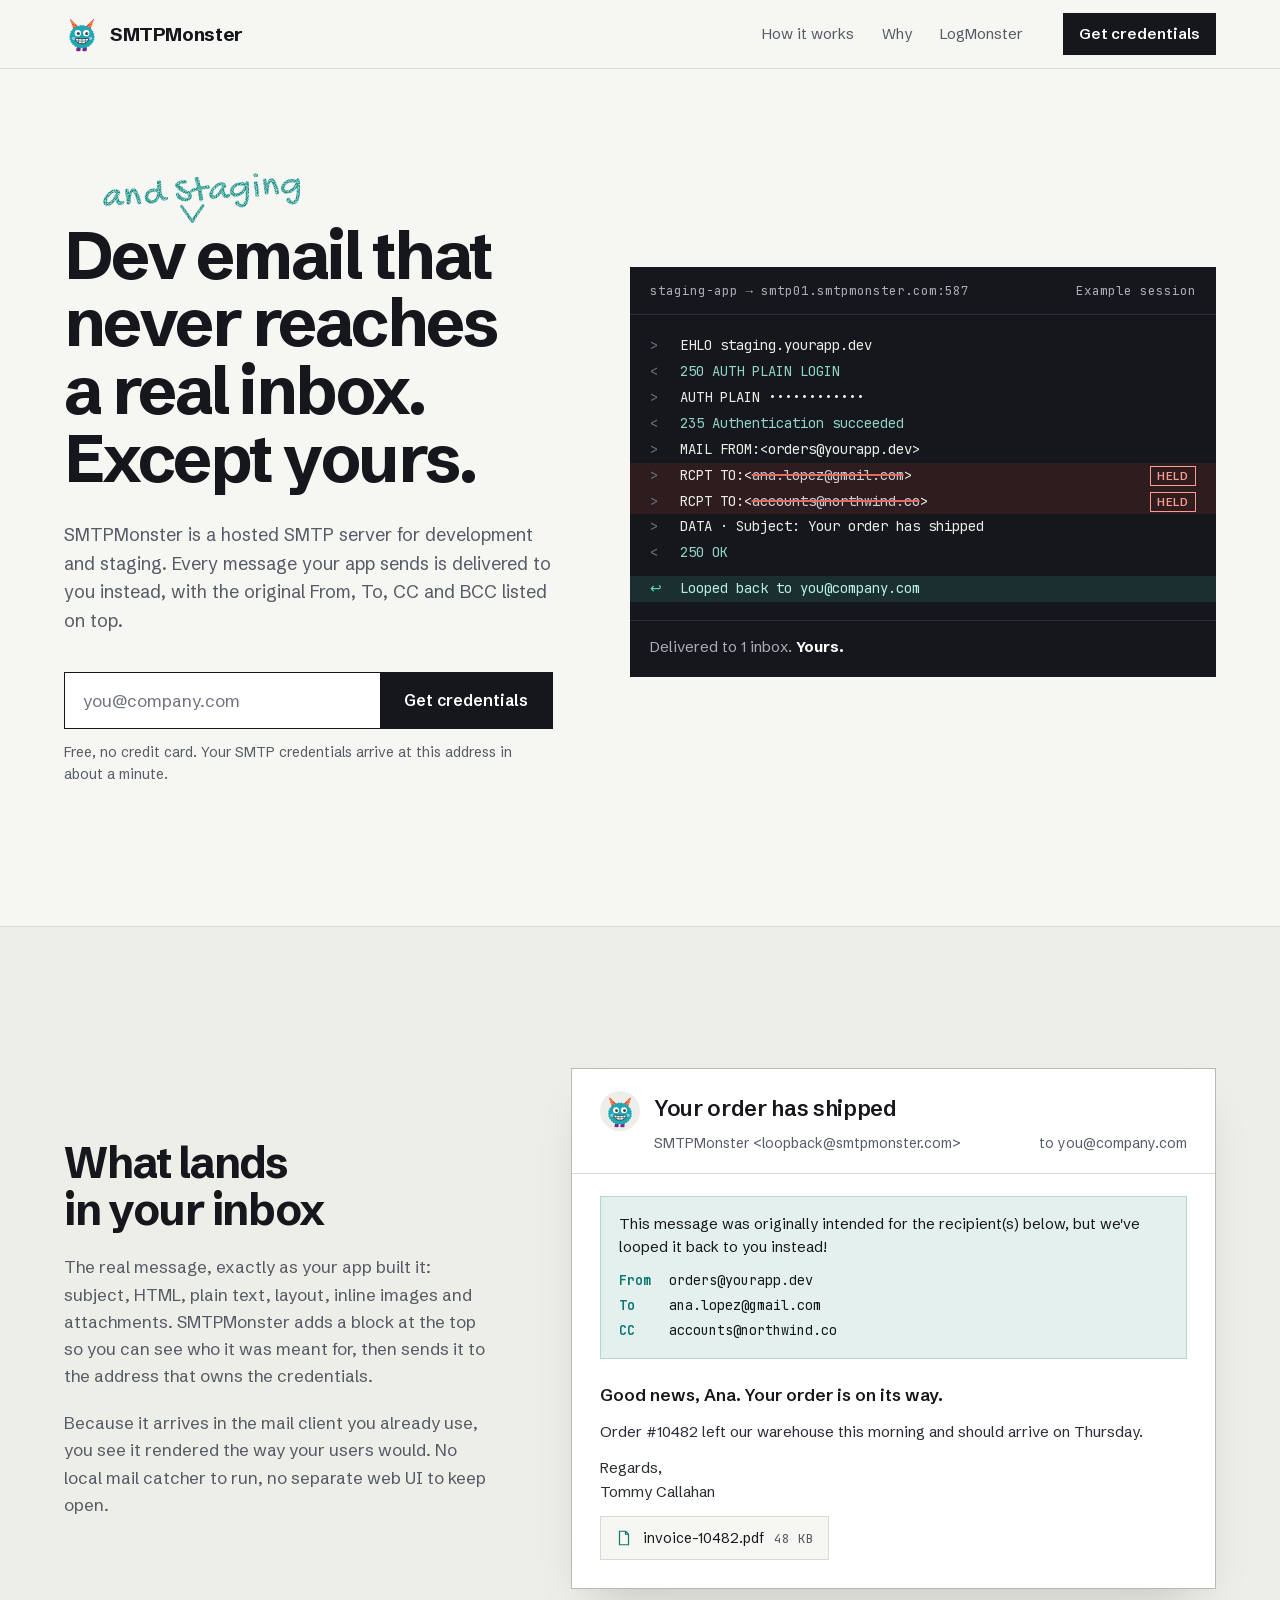
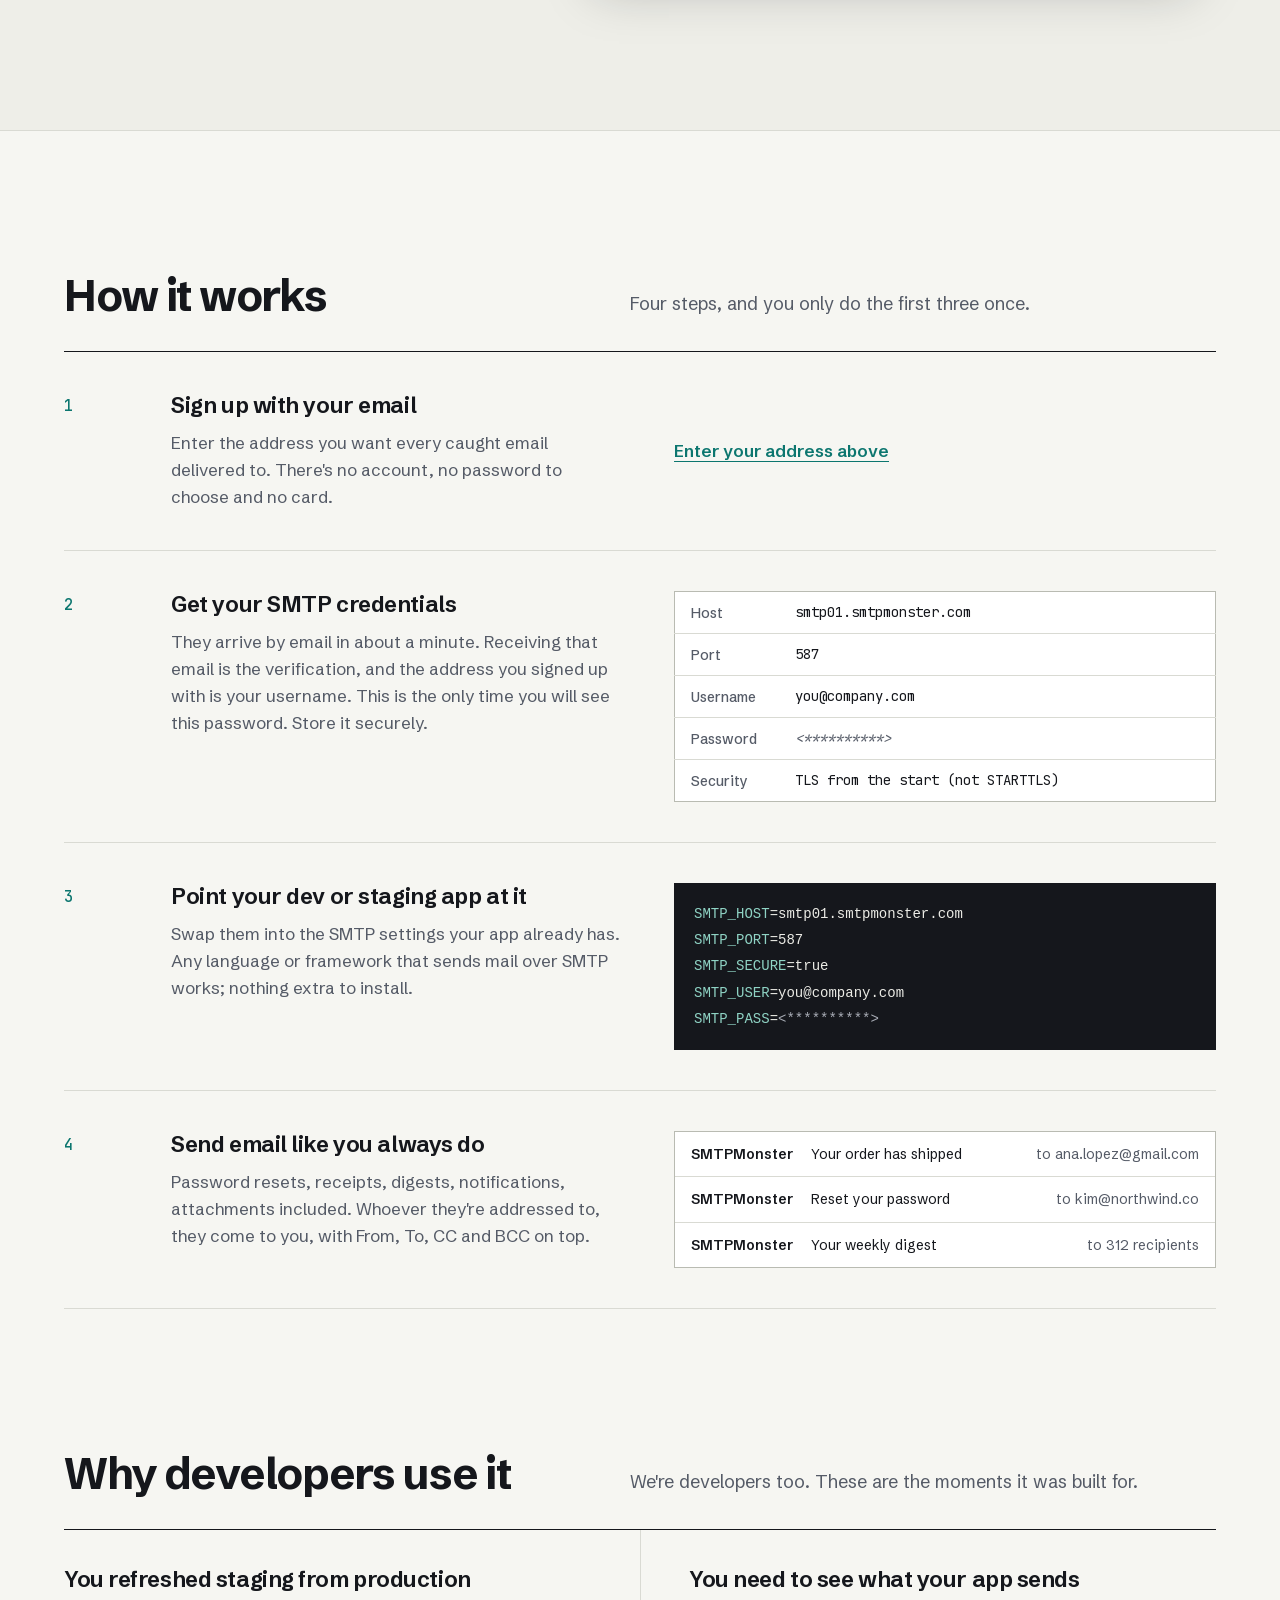
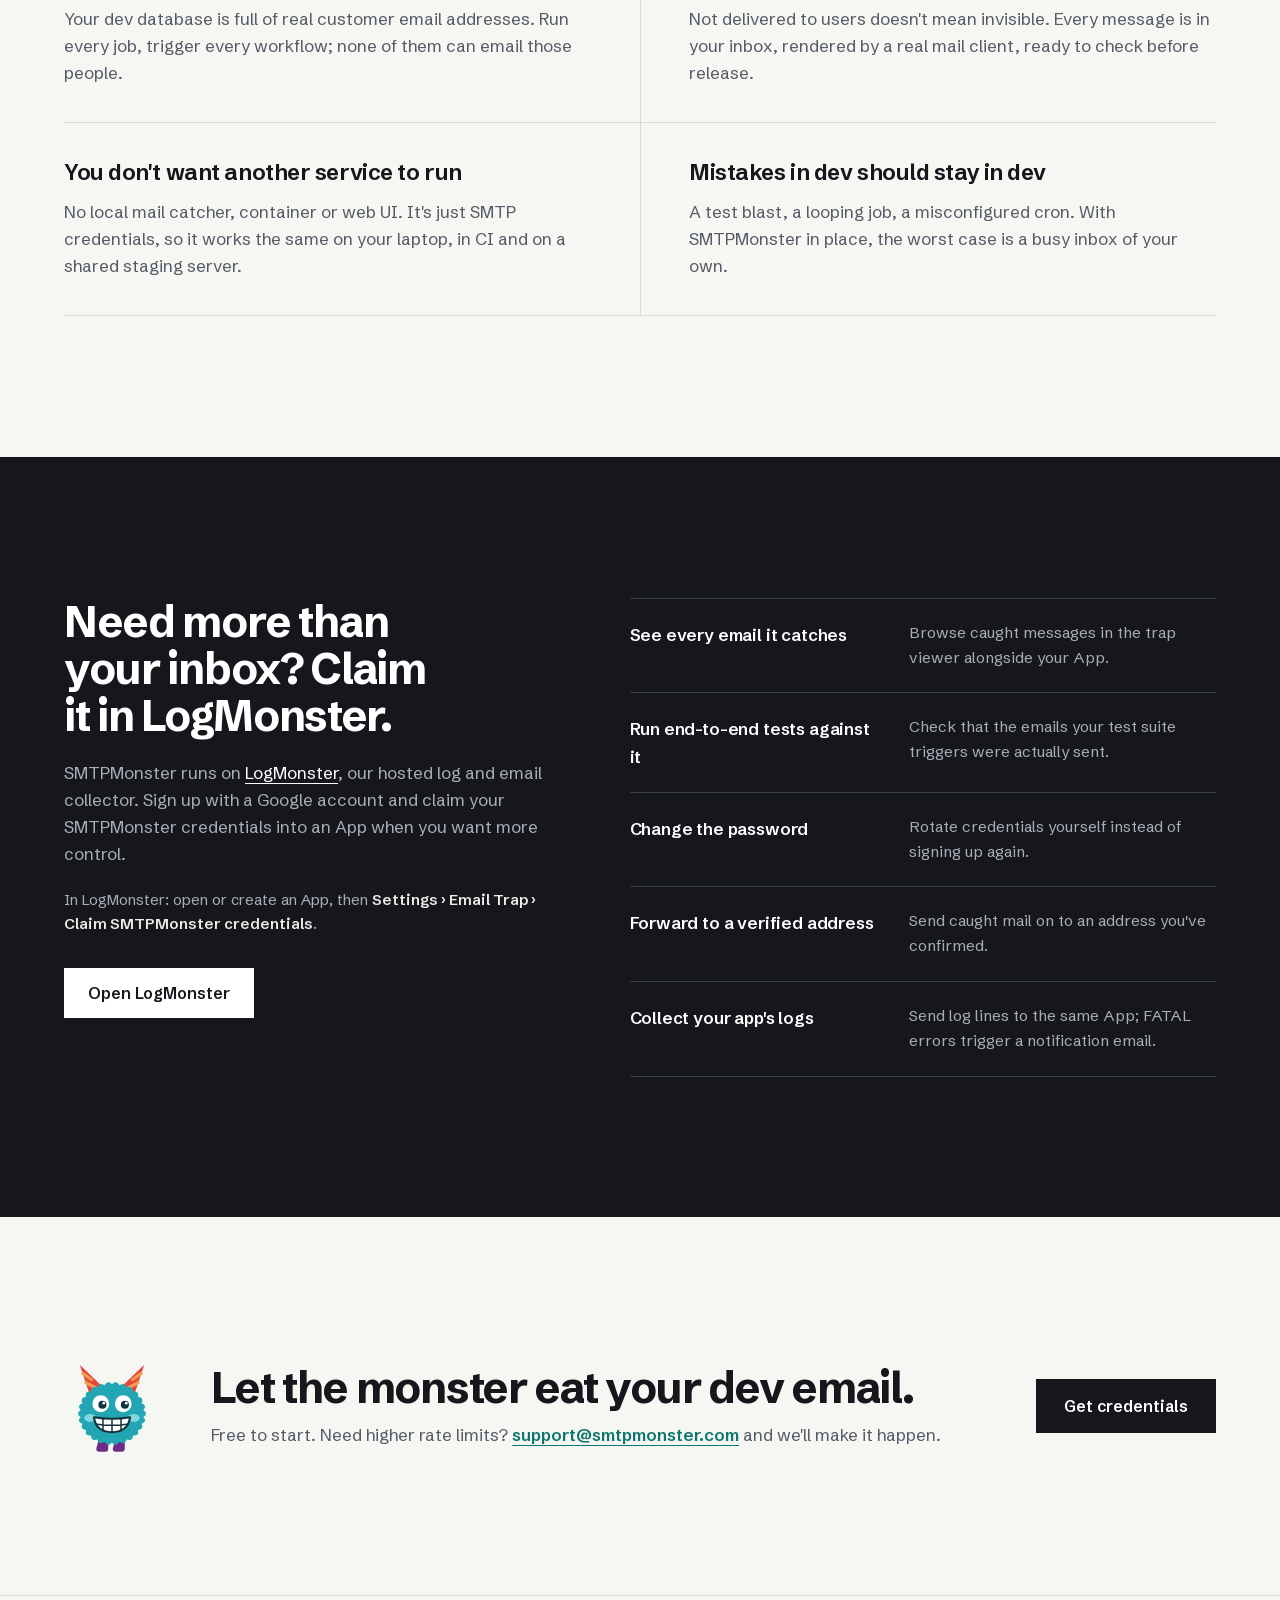
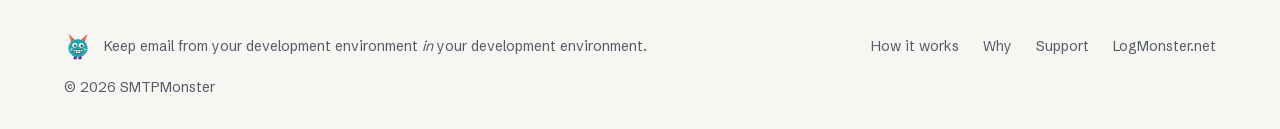
<file: src/index.html>
<!DOCTYPE html>
<html lang="en">
  <head>
    <meta charset="utf-8" />
    <meta name="viewport" content="width=device-width, initial-scale=1" />
    <title>SMTPMonster: SMTP for dev and staging that never emails real people</title>
    <meta name="description" content="Don't let email escape your development environment. SMTPMonster catches every email your app sends and delivers it to you instead of the people it was addressed to." />
    <meta name="theme-color" content="#f6f6f2" />

    <meta property="og:title" content="SMTPMonster: your SMTP safety net" />
    <meta property="og:description" content="A hosted SMTP server for development and staging. Every email your app sends comes back to you, never to real recipients." />
    <meta property="og:image" content="https://www.smtpmonster.com/assets/img/banner.png" />
    <meta name="twitter:card" content="summary_large_image" />
    <meta name="twitter:title" content="SMTPMonster: your SMTP safety net" />
    <meta name="twitter:description" content="A hosted SMTP server for development and staging. Every email your app sends comes back to you, never to real recipients." />
    <meta name="twitter:image" content="https://www.smtpmonster.com/assets/img/banner.png" />

    <link rel="icon" href="assets/img/monster.svg" type="image/svg+xml" />
    <link rel="alternate icon" href="assets/img/favicon.ico" />
    <link rel="preload" href="assets/fonts/schibsted-grotesk-latin.woff2" as="font" type="font/woff2" crossorigin />
    <link rel="stylesheet" href="assets/css/site.css" />
  </head>
  <body>
    <a class="skip" href="#main">Skip to content</a>
    <svg class="defs" aria-hidden="true" focusable="false">
      <filter id="crayon" x="-10%" y="-20%" width="120%" height="140%">
        <feTurbulence type="fractalNoise" baseFrequency="0.9" numOctaves="2" seed="7" result="grain" />
        <feColorMatrix in="grain" type="matrix" values="0 0 0 0 0  0 0 0 0 0  0 0 0 0 0  0 0 0 -1.5 1.45" result="speckle" />
        <feComposite in="SourceGraphic" in2="speckle" operator="in" result="waxy" />
        <feTurbulence type="fractalNoise" baseFrequency="0.04" numOctaves="1" seed="3" result="wobble" />
        <feDisplacementMap in="waxy" in2="wobble" scale="2.2" xChannelSelector="R" yChannelSelector="G" />
      </filter>
    </svg>

    <header class="top">
      <nav class="nav wrap" aria-label="Main">
        <a class="brand" href="#top" aria-label="SMTPMonster home">
          <img src="assets/img/monster.svg" alt="" width="36" height="36" />
          <span>SMTPMonster</span>
        </a>
        <ul class="nav-links">
          <li><a href="#how">How it works</a></li>
          <li><a href="#why">Why</a></li>
          <li><a href="#logmonster">LogMonster</a></li>
        </ul>
        <a class="nav-cta" href="#get-started" data-focus-signup>Get credentials</a>
      </nav>
    </header>

    <main id="main">
      <!-- Hero: the offer, the action, and the SMTP session that proves it -->
      <section class="hero wrap" id="top" aria-labelledby="hero-title">
        <div class="hero-copy">
          <h1 id="hero-title">Dev<span class="insert"><span class="visually-hidden"> and staging</span><span class="insert-mark" aria-hidden="true"><span class="insert-text">and Staging</span><svg class="insert-caret" viewBox="0 0 40 30"><path d="M4 3 Q12 14 20 26 Q27 14 36 2" /></svg></span></span> email that never reaches a real inbox. Except yours.</h1>
          <p class="lede">
            SMTPMonster is a hosted SMTP server for development and staging. Every message your app
            sends is delivered to you instead, with the original From, To, CC and BCC listed on top.
          </p>

          <div id="get-started" class="signup">
            <form id="signup-form" class="signup-form" novalidate>
              <label for="signup-email" class="visually-hidden">Your email address</label>
              <input
                type="email"
                id="signup-email"
                name="email"
                placeholder="you@company.com"
                autocomplete="email"
                spellcheck="false"
                required
              />
              <!-- The API drops sign-ups that use it. -->
              <div class="signup-hp" aria-hidden="true">
                <label for="signup-website">Website</label>
                <input type="text" id="signup-website" name="website" tabindex="-1" autocomplete="off" />
              </div>
              <button type="submit">Get credentials</button>
            </form>
            <p id="signup-status" class="signup-status" role="status" aria-live="polite"></p>
            <p class="signup-note">Free, no credit card. Your SMTP credentials arrive at this address in about a minute.</p>
            <div id="signup-sent" class="signup-sent" tabindex="-1" hidden>
              <svg class="signup-sent-icon" viewBox="0 0 24 24" aria-hidden="true"><path d="M3 6.5h18v11H3z" /><path d="m3.5 7 8.5 6.5L20.5 7" /></svg>
              <div>
                <h2 class="signup-sent-title">Check your inbox</h2>
                <p>
                  We've emailed <strong id="signup-sent-email"></strong>. 
                  It should arrive within a minute; if it doesn't, check your spam folder.
                </p>
                <button type="button" id="signup-again" class="signup-again">Use a different address</button>
              </div>
            </div>
          </div>
        </div>

        <figure class="session" aria-label="An example SMTP session through SMTPMonster">
          <figcaption class="session-bar">
            <span><span class="bar-from">staging-app → </span>smtp01.smtpmonster.com:587</span>
            <span class="session-tag">Example session</span>
          </figcaption>
          <ol class="session-lines" data-session>
            <li class="c">EHLO staging.yourapp.dev</li>
            <li class="s">250 AUTH PLAIN LOGIN</li>
            <li class="c">AUTH PLAIN ••••••••••••</li>
            <li class="s">235 Authentication succeeded</li>
            <li class="c">MAIL FROM:&lt;orders@yourapp.dev&gt;</li>
            <li class="c held"><span>RCPT TO:&lt;<del>ana.lopez@gmail.com</del>&gt;</span><span class="flag">Held</span></li>
            <li class="c held"><span>RCPT TO:&lt;<del>accounts@northwind.co</del>&gt;</span><span class="flag">Held</span></li>
            <li class="c">DATA · Subject: Your order has shipped</li>
            <li class="s">250 OK</li>
            <li class="loop">Looped back to <span data-you>you@company.com</span></li>
          </ol>
          <p class="session-foot">Delivered to 1 inbox. <strong>Yours.</strong></p>
        </figure>
      </section>

      <!-- What arrives -->
      <section class="arrives" aria-labelledby="arrives-title">
        <div class="wrap arrives-grid">
          <div class="arrives-copy">
            <h2 id="arrives-title">What lands in your inbox</h2>
            <p>
              The real message, exactly as your app built it: subject, HTML, plain text, layout, inline images and attachments.
              SMTPMonster adds a block at the top so you can see who it was meant for, then sends it
              to the address that owns the credentials.
            </p>
            <p>
              Because it arrives in the mail client you already use, you see it rendered the way your
              users would. No local mail catcher to run, no separate web UI to keep open.
            </p>
          </div>

          <figure class="mail" aria-label="A looped-back message as it arrives in your inbox">
            <div class="mail-head">
              <img class="mail-avatar" src="assets/img/monster.svg" alt="" width="40" height="40" />
              <div>
              <p class="mail-subject">Your order has shipped</p>
              <p class="mail-meta">
                <span>SMTPMonster &lt;loopback@smtpmonster.com&gt;</span>
                <span>to <span data-you>you@company.com</span></span>
              </p>
              </div>
            </div>
            <div class="mail-notice">
              <p>This message was originally intended for the recipient(s) below, but we've looped it back to you instead!</p>
              <dl>
                <dt>From</dt><dd>orders@yourapp.dev</dd>
                <dt>To</dt><dd>ana.lopez@gmail.com</dd>
                <dt>CC</dt><dd>accounts@northwind.co</dd>
              </dl>
            </div>
            <div class="mail-body">
              <p class="mail-h">Good news, Ana. Your order is on its way.</p>
              <p>Order #10482 left our warehouse this morning and should arrive on Thursday.</p>
              <!-- <p><span class="mail-link">Track your package</span></p> -->
              <p class="mail-sign">Regards,
                <br />Tommy Callahan
              </p>
              <p class="mail-attach"><svg viewBox="0 0 24 24" aria-hidden="true"><path d="M14 3H6v18h12V7z" /><path d="M14 3v4h4" /></svg><span>invoice-10482.pdf</span><span class="mail-attach-size">48 KB</span></p>
            </div>
          </figure>
        </div>
      </section>

      <!-- How -->
      <section class="how wrap" id="how" aria-labelledby="how-title">
        <div class="section-head">
          <h2 id="how-title">How it works</h2>
          <p>Four steps, and you only do the first three once.</p>
        </div>

        <ol class="steps">
          <li class="step">
            <div class="step-text">
              <h3>Sign up with your email</h3>
              <p>Enter the address you want every caught email delivered to. There's no account, no password to choose and no card.</p>
            </div>
            <a class="step-aside link" href="#get-started" data-focus-signup>Enter your address above</a>
          </li>
          <li class="step">
            <div class="step-text">
              <h3>Get your SMTP credentials</h3>
              <p>They arrive by email in about a minute. 
                Receiving that email is the verification, and the address you signed up with is your username.
                This is the only time you will see this password. Store it securely.</p>
            </div>
            <table class="creds step-aside">
              <caption class="visually-hidden">The credentials you receive</caption>
              <colgroup><col class="creds-label" /><col /></colgroup>
              <tbody>
                <tr><th scope="row">Host</th><td>smtp01.smtpmonster.com</td></tr>
                <tr><th scope="row">Port</th><td>587</td></tr>
                <tr><th scope="row">Username</th><td data-you>you@company.com</td></tr>
                <tr><th scope="row">Password</th><td class="muted">&lt;**********&gt;</td></tr>
                <tr><th scope="row">Security</th><td>TLS from the start (not STARTTLS)</td></tr>
              </tbody>
            </table>
          </li>
          <li class="step">
            <div class="step-text">
              <h3>Point your dev or staging app at it</h3>
              <p>Swap them into the SMTP settings your app already has. 
                Any language or framework that sends mail over SMTP works; 
                nothing extra to install.</p>
            </div>
            <pre class="code step-aside" aria-label="Example .env settings"><code><span class="k">SMTP_HOST</span>=smtp01.smtpmonster.com
<span class="k">SMTP_PORT</span>=587
<span class="k">SMTP_SECURE</span>=true
<span class="k">SMTP_USER</span>=<span data-you>you@company.com</span>
<span class="k">SMTP_PASS</span>=<span class="m">&lt;**********&gt;</span></code></pre>
          </li>
          <li class="step">
            <div class="step-text">
              <h3>Send email like you always do</h3>
              <p>Password resets, receipts, digests, notifications, attachments included. Whoever they're addressed to, they come to you, with From, To, CC and BCC on top.</p>
            </div>
            <ul class="inbox step-aside" aria-label="Example: your inbox after a test run">
              <li><span class="from">SMTPMonster</span><span class="subj">Your order has shipped</span><span class="was">to ana.lopez@gmail.com</span></li>
              <li><span class="from">SMTPMonster</span><span class="subj">Reset your password</span><span class="was">to kim@northwind.co</span></li>
              <li><span class="from">SMTPMonster</span><span class="subj">Your weekly digest</span><span class="was">to 312 recipients</span></li>
            </ul>
          </li>
        </ol>
      </section>

      <!-- Why -->
      <section class="why" id="why" aria-labelledby="why-title">
        <div class="wrap">
          <div class="section-head">
            <h2 id="why-title">Why developers use it</h2>
            <p>We're developers too. These are the moments it was built for.</p>
          </div>
          <dl class="reasons">
            <div class="reason">
              <dt>You refreshed staging from production</dt>
              <dd>Your dev database is full of real customer email addresses. Run every job, trigger every workflow; none of them can email those people.</dd>
            </div>
            <div class="reason">
              <dt>You need to see what your app sends</dt>
              <dd>Not delivered to users doesn't mean invisible. Every message is in your inbox, rendered by a real mail client, ready to check before release.</dd>
            </div>
            <div class="reason">
              <dt>You don't want another service to run</dt>
              <dd>No local mail catcher, container or web UI. It's just SMTP credentials, so it works the same on your laptop, in CI and on a shared staging server.</dd>
            </div>
            <div class="reason">
              <dt>Mistakes in dev should stay in dev</dt>
              <dd>A test blast, a looping job, a misconfigured cron. With SMTPMonster in place, the worst case is a busy inbox of your own.</dd>
            </div>
          </dl>
        </div>
      </section>

      <!-- LogMonster -->
      <section class="lm" id="logmonster" aria-labelledby="lm-title">
        <div class="wrap lm-grid">
          <div class="lm-copy">
            <h2 id="lm-title">Need more than your inbox? Claim it in LogMonster.</h2>
            <p>
              SMTPMonster runs on <a href="https://logmonster.net">LogMonster</a>, our hosted log and email
              collector. Sign up with a Google account and claim your 
              SMTPMonster credentials into an App when you want more control.
            </p>
            <p class="lm-how">
              In LogMonster: open or create an App, then <strong>Settings › Email Trap › Claim SMTPMonster credentials</strong>.
            </p>
            <a class="btn-light" href="https://logmonster.net">Open LogMonster</a>
          </div>
          <ul class="lm-list">
            <li>
              <h3>See every email it catches</h3>
              <p>Browse caught messages in the trap viewer alongside your App.</p>
            </li>
            <li>
              <h3>Run end-to-end tests against it</h3>
              <p>Check that the emails your test suite triggers were actually sent.</p>
            </li>
            <li>
              <h3>Change the password</h3>
              <p>Rotate credentials yourself instead of signing up again.</p>
            </li>
            <li>
              <h3>Forward to a verified address</h3>
              <p>Send caught mail on to an address you've confirmed.</p>
            </li>
            <li>
              <h3>Collect your app's logs</h3>
              <p>Send log lines to the same App; FATAL errors trigger a notification email.</p>
            </li>
          </ul>
        </div>
      </section>

      <!-- Close -->
      <section class="close wrap" aria-labelledby="close-title">
        <img class="close-mark" src="assets/img/monster.svg" alt="" width="96" height="96" />
        <div>
          <h2 id="close-title">Let the monster eat your dev email.</h2>
          <p>
            Free to start. Need higher rate limits?
            <a href="mailto:support@smtpmonster.com">support@smtpmonster.com</a> and we'll make it happen.
          </p>
        </div>
        <a class="btn-dark" href="#get-started" data-focus-signup>Get credentials</a>
      </section>
    </main>

    <footer class="foot">
      <div class="wrap foot-grid">
        <p class="foot-brand">
          <img src="assets/img/monster.svg" alt="" width="28" height="28" />
          <span>Keep email from your development environment <em>in</em> your development environment.</span>
        </p>
        <ul class="foot-links">
          <li><a href="#how">How it works</a></li>
          <li><a href="#why">Why</a></li>
          <li><a href="mailto:support@smtpmonster.com">Support</a></li>
          <li><a href="https://logmonster.net">LogMonster.net</a></li>
        </ul>
        <p class="foot-legal">© <span data-year>2026</span> SMTPMonster</p>
      </div>
    </footer>

    <script src="assets/js/signup.js"></script>
    <script src="assets/js/site.js"></script>
  </body>
</html>
</file>
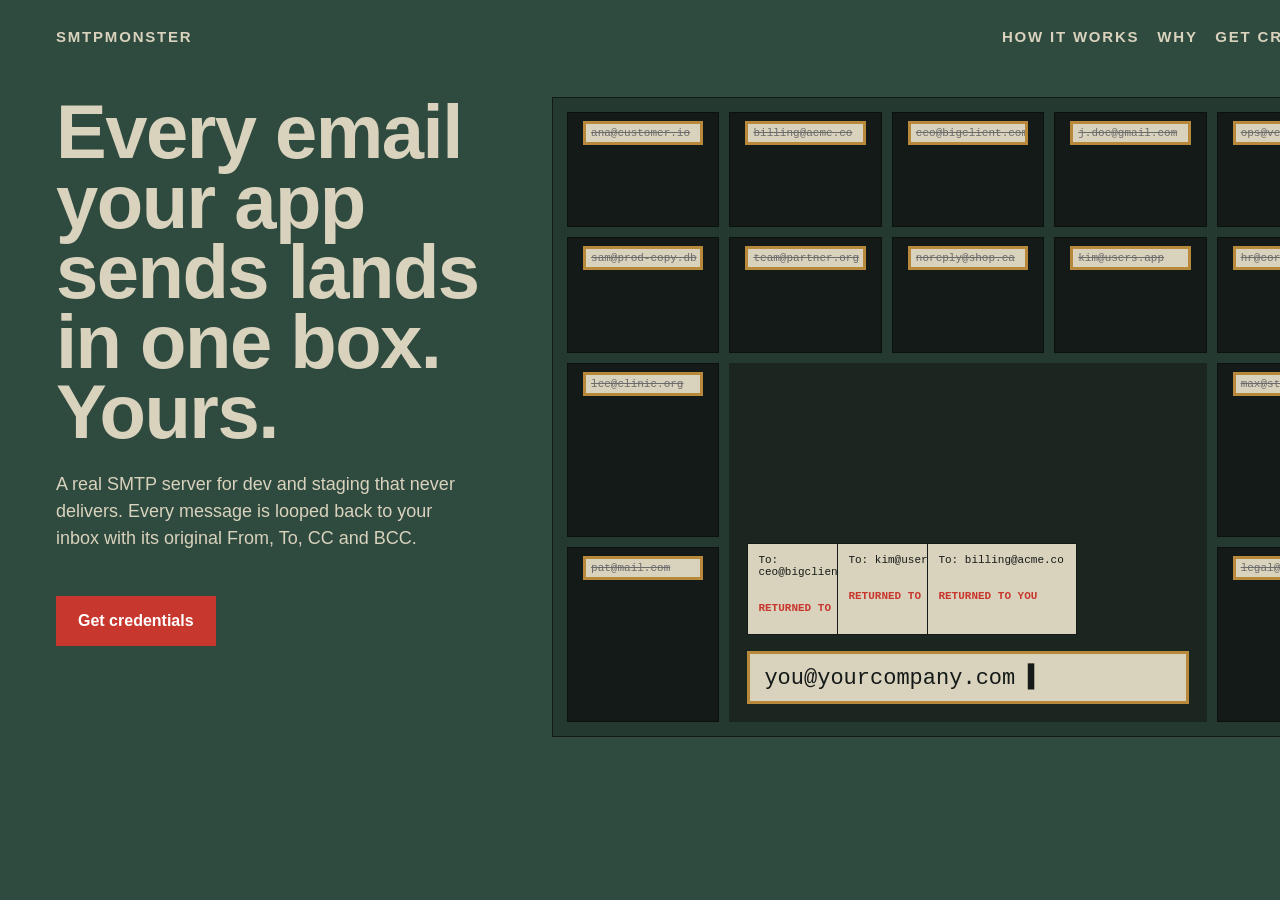
<file: .impeccable/decision/assigned.html>
<!doctype html><html><head><meta charset="utf-8"><style>
*{box-sizing:border-box;margin:0}body{width:1440px;height:900px;background:#2f4a3f;font-family:"Courier New",monospace;color:#141a17;overflow:hidden}
.nav{display:flex;justify-content:space-between;padding:28px 56px;color:#d9d2bd;font:700 15px Arial;letter-spacing:.12em;text-transform:uppercase}
.wrap{display:grid;grid-template-columns:440px 1fr;gap:56px;padding:24px 56px}
h1{font:900 76px/0.92 "Arial Black",Arial;color:#d9d2bd;letter-spacing:-.02em}
p{color:#d9d2bd;font:18px/1.5 Arial;margin:24px 0 32px;max-width:400px}
.case{background:#24392f;border:1px solid #141a17;display:grid;grid-template-columns:repeat(5,1fr);gap:10px;padding:14px;height:640px}
.slot{background:#141a17;border:1px solid #0c100e;position:relative;padding-top:8px}
.lab{margin:0 auto;width:80%;background:#b8893a;padding:3px}.lab span{display:block;background:#d9d2bd;font-size:11px;padding:3px 5px;white-space:nowrap;overflow:hidden}
.lab span s{color:#6b6b6b}
.mine{grid-column:2/5;grid-row:3/5;background:#1b2621;display:flex;flex-direction:column;justify-content:flex-end;padding:18px}
.mine .lab{width:100%}.mine .lab span{font-size:22px;padding:10px 14px}
.letters{display:flex;gap:-20px;margin-bottom:16px}.letter{width:150px;height:92px;background:#d9d2bd;border:1px solid #141a17;margin-right:-60px;padding:10px;font-size:11px}
.letter b{color:#c8372d;display:block;margin-top:24px}
.btn{display:inline-block;background:#c8372d;color:#fff;font:700 16px Arial;padding:16px 22px;margin-top:12px}
</style></head><body>
<div class="nav"><span>SMTPMonster</span><span>How it works &nbsp; Why &nbsp; Get credentials</span></div>
<div class="wrap"><div><h1>Every email your app sends lands in one box. Yours.</h1>
<p>A real SMTP server for dev and staging that never delivers. Every message is looped back to your inbox with its original From, To, CC and BCC.</p>
<div class="btn">Get credentials</div></div>
<div class="case">
<div class="slot"><div class="lab"><span><s>ana@customer.io</s></span></div></div><div class="slot"><div class="lab"><span><s>billing@acme.co</s></span></div></div><div class="slot"><div class="lab"><span><s>ceo@bigclient.com</s></span></div></div><div class="slot"><div class="lab"><span><s>j.doe@gmail.com</s></span></div></div><div class="slot"><div class="lab"><span><s>ops@vendor.net</s></span></div></div>
<div class="slot"><div class="lab"><span><s>sam@prod-copy.db</s></span></div></div><div class="slot"><div class="lab"><span><s>team@partner.org</s></span></div></div><div class="slot"><div class="lab"><span><s>noreply@shop.ca</s></span></div></div><div class="slot"><div class="lab"><span><s>kim@users.app</s></span></div></div><div class="slot"><div class="lab"><span><s>hr@corp.example</s></span></div></div>
<div class="slot"><div class="lab"><span><s>lee@clinic.org</s></span></div></div>
<div class="mine"><div class="letters"><div class="letter">To: ceo@bigclient.com<b>RETURNED TO YOU</b></div><div class="letter">To: kim@users.app<b>RETURNED TO YOU</b></div><div class="letter">To: billing@acme.co<b>RETURNED TO YOU</b></div></div><div class="lab"><span>you@yourcompany.com ▍</span></div></div>
<div class="slot"><div class="lab"><span><s>max@store.de</s></span></div></div>
<div class="slot"><div class="lab"><span><s>pat@mail.com</s></span></div></div><div class="slot"><div class="lab"><span><s>legal@firm.law</s></span></div></div>
</div></div></body></html>
</file>
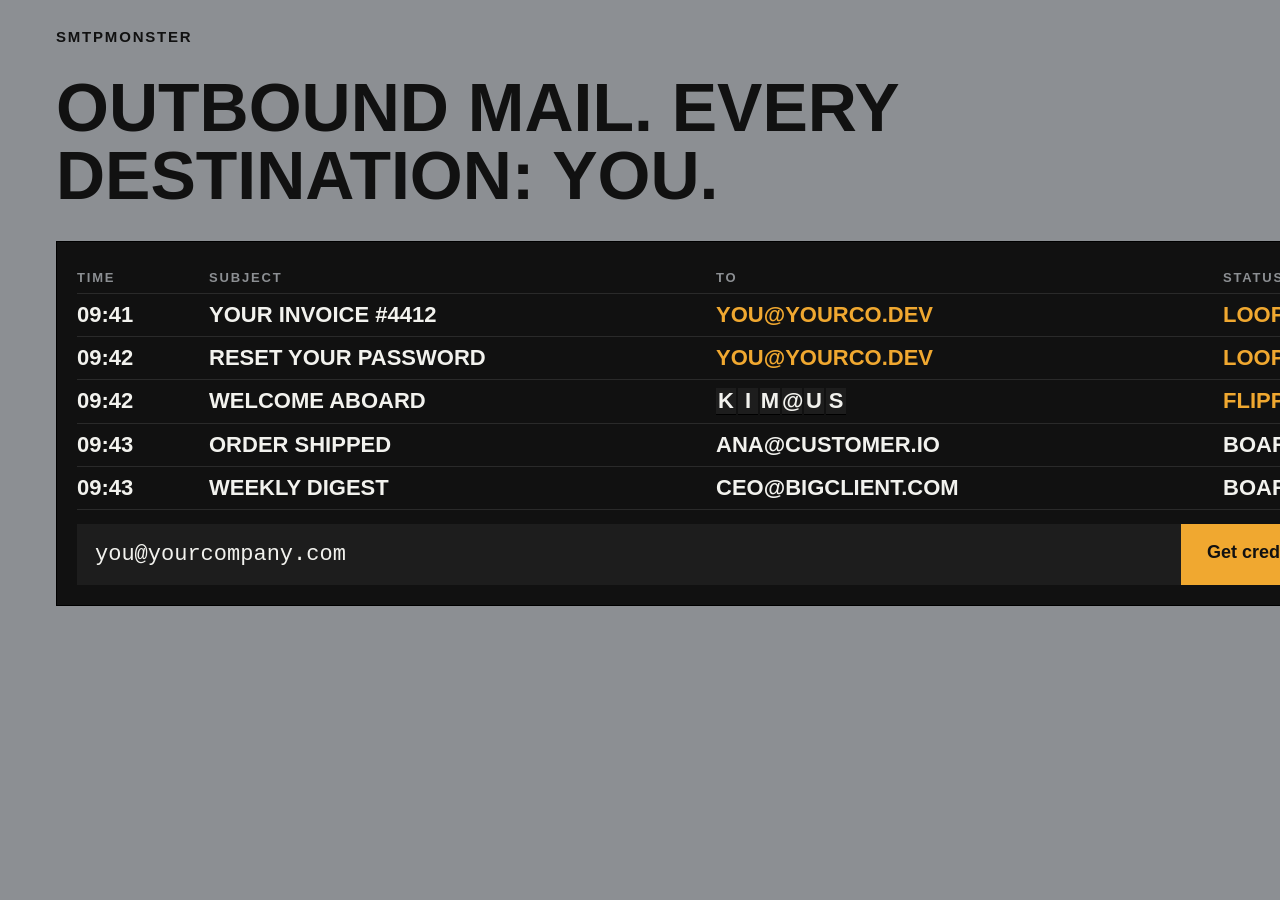
<file: .impeccable/decision/flap.html>
<!doctype html><html><head><meta charset="utf-8"><style>
*{box-sizing:border-box;margin:0}body{width:1440px;height:900px;background:#8c8f93;font-family:Arial;overflow:hidden}
.nav{display:flex;justify-content:space-between;padding:28px 56px;color:#111;font:700 15px Arial;letter-spacing:.12em;text-transform:uppercase}
h1{font:900 68px/1 "Arial Narrow",Arial;color:#111;padding:0 56px;text-transform:uppercase;max-width:1100px}
.board{margin:32px 56px;background:#111;padding:20px;border:1px solid #000}
.row{display:grid;grid-template-columns:120px 1fr 1fr 140px;gap:12px;padding:8px 0;border-bottom:1px solid #2a2a2a;color:#f2f2ee;font:700 22px "Arial Narrow",Arial;text-transform:uppercase}
.row.h{color:#8c8f93;font-size:13px;letter-spacing:.14em}
.f{display:flex;gap:2px}.f i{font-style:normal;background:#1d1d1d;border-bottom:1px solid #000;width:20px;text-align:center}
.st{color:#f0a830}.you{color:#f0a830}
.form{display:flex;gap:0;margin-top:14px}.form div{flex:1;background:#1d1d1d;color:#f2f2ee;padding:18px;font:22px "Courier New"}.form b{background:#f0a830;color:#111;padding:18px 26px;font:700 18px Arial}
</style></head><body>
<div class="nav"><span>SMTPMonster</span><span>How &nbsp; Why</span></div>
<h1>Outbound mail. Every destination: you.</h1>
<div class="board">
<div class="row h"><span>Time</span><span>Subject</span><span>To</span><span>Status</span></div>
<div class="row"><span>09:41</span><span>Your invoice #4412</span><span class="you">you@yourco.dev</span><span class="st">Looped</span></div>
<div class="row"><span>09:42</span><span>Reset your password</span><span class="you">you@yourco.dev</span><span class="st">Looped</span></div>
<div class="row"><span>09:42</span><span>Welcome aboard</span><span><span class="f"><i>K</i><i>I</i><i>M</i><i>@</i><i>U</i><i>S</i></span></span><span class="st">Flipping</span></div>
<div class="row"><span>09:43</span><span>Order shipped</span><span>ana@customer.io</span><span>Boarding</span></div>
<div class="row"><span>09:43</span><span>Weekly digest</span><span>ceo@bigclient.com</span><span>Boarding</span></div>
<div class="form"><div>you@yourcompany.com</div><b>Get credentials</b></div>
</div></body></html>
</file>
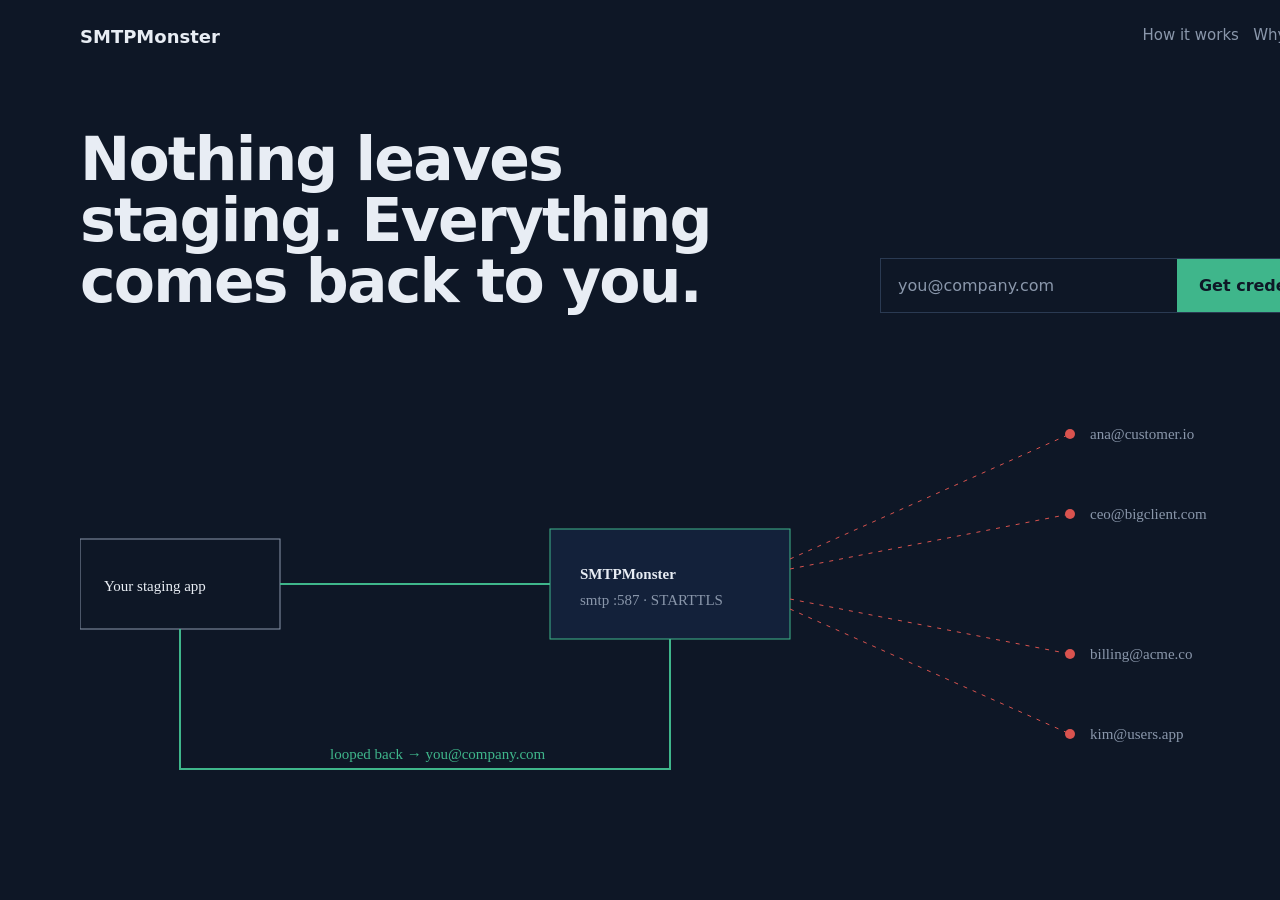
<file: .impeccable/decision/flow.html>
<!doctype html><html><head><meta charset="utf-8"><style>
*{box-sizing:border-box;margin:0}body{width:1440px;height:900px;background:#0e1726;color:#e8edf4;font-family:"Segoe UI",system-ui,sans-serif;overflow:hidden}
.nav{display:flex;justify-content:space-between;padding:26px 80px;font-size:15px;color:#8a97ab}.nav b{color:#e8edf4;font-size:18px}
.top{padding:56px 80px 0;display:grid;grid-template-columns:1fr 480px;gap:80px;align-items:end}
h1{font-size:60px;line-height:1.02;letter-spacing:-.03em;font-weight:650}
.f{display:flex;border:1px solid #2a3a52}.f div{flex:1;padding:17px;color:#8a97ab}.f b{background:#3fb68b;color:#0e1726;padding:17px 22px}
svg{display:block;margin:56px 80px 0}
</style></head><body>
<div class="nav"><b>SMTPMonster</b><span>How it works &nbsp; Why &nbsp; Support</span></div>
<div class="top"><h1>Nothing leaves staging. Everything comes back to you.</h1><div class="f"><div>you@company.com</div><b>Get credentials</b></div></div>
<svg width="1280" height="440" font-family="Segoe UI" font-size="15">
<rect x="0" y="170" width="200" height="90" fill="none" stroke="#8a97ab"/><text x="24" y="222" fill="#e8edf4">Your staging app</text>
<rect x="470" y="160" width="240" height="110" fill="#13213a" stroke="#3fb68b"/><text x="500" y="210" fill="#e8edf4" font-weight="600">SMTPMonster</text><text x="500" y="236" fill="#8a97ab">smtp :587 · STARTTLS</text>
<line x1="200" y1="215" x2="470" y2="215" stroke="#3fb68b" stroke-width="2"/>
<g fill="#8a97ab"><text x="1010" y="70">ana@customer.io</text><text x="1010" y="150">ceo@bigclient.com</text><text x="1010" y="290">billing@acme.co</text><text x="1010" y="370">kim@users.app</text></g>
<g stroke="#d9534f" stroke-dasharray="4 6"><line x1="710" y1="190" x2="990" y2="65"/><line x1="710" y1="200" x2="990" y2="145"/><line x1="710" y1="230" x2="990" y2="285"/><line x1="710" y1="240" x2="990" y2="365"/></g>
<g fill="#d9534f"><circle cx="990" cy="65" r="5"/><circle cx="990" cy="145" r="5"/><circle cx="990" cy="285" r="5"/><circle cx="990" cy="365" r="5"/></g>
<path d="M590 270 V400 H100 V260" fill="none" stroke="#3fb68b" stroke-width="2"/><text x="250" y="390" fill="#3fb68b">looped back → you@company.com</text>
</svg></body></html>
</file>
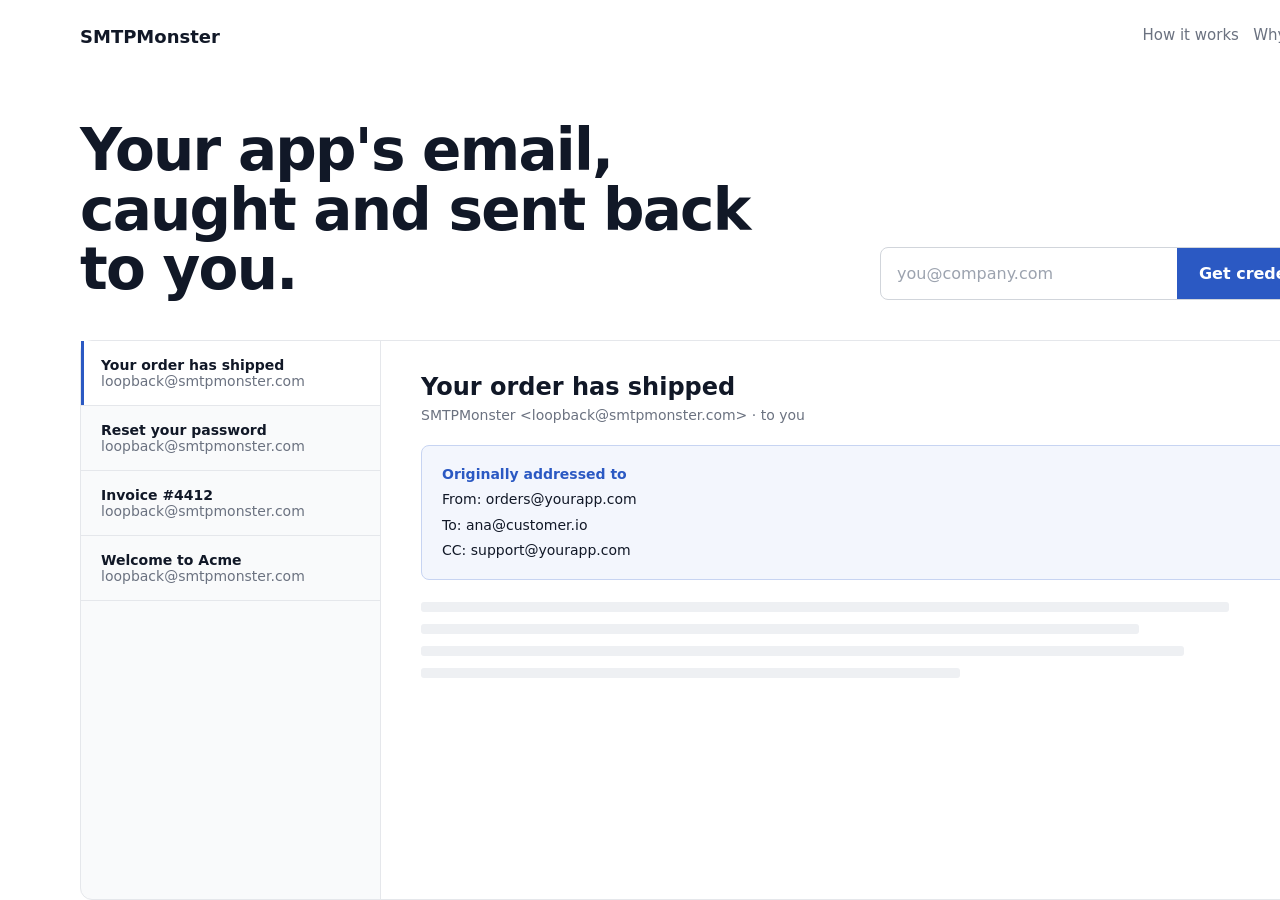
<file: .impeccable/decision/inbox.html>
<!doctype html><html><head><meta charset="utf-8"><style>
*{box-sizing:border-box;margin:0}body{width:1440px;height:900px;background:#fff;color:#111827;font-family:"Segoe UI",system-ui,sans-serif;overflow:hidden}
.nav{display:flex;justify-content:space-between;padding:26px 80px;font-size:15px;color:#6b7280}.nav b{color:#111827;font-size:18px}
.top{text-align:left;padding:48px 80px 40px;display:flex;justify-content:space-between;align-items:flex-end;gap:60px}
h1{font-size:58px;line-height:1.03;letter-spacing:-.03em;font-weight:650;max-width:720px}
.f{display:flex;width:480px;border:1px solid #d1d5db;border-radius:8px;overflow:hidden}.f div{flex:1;padding:16px;color:#9ca3af}.f b{background:#2b59c3;color:#fff;padding:16px 22px}
.pane{margin:0 80px;border:1px solid #e5e7eb;border-radius:12px;display:grid;grid-template-columns:300px 1fr;height:560px;background:#f9fafb}
.list{border-right:1px solid #e5e7eb}.it{padding:16px 20px;border-bottom:1px solid #e5e7eb;font-size:14px;color:#6b7280}.it b{display:block;color:#111827}.it.on{background:#fff;box-shadow:inset 3px 0 #2b59c3}
.msg{background:#fff;padding:32px 40px;font-size:15px}.msg h2{font-size:24px;margin-bottom:6px}.msg .m{color:#6b7280;font-size:14px;margin-bottom:22px}
.env{border:1px solid #c7d4f2;background:#f3f6fd;border-radius:8px;padding:16px 20px;line-height:1.8;font-size:14px;margin-bottom:22px}.env b{color:#2b59c3}
.ln{height:10px;background:#eef0f3;border-radius:3px;margin:12px 0}
</style></head><body>
<div class="nav"><b>SMTPMonster</b><span>How it works &nbsp; Why &nbsp; Support</span></div>
<div class="top"><h1>Your app's email, caught and sent back to you.</h1><div class="f"><div>you@company.com</div><b>Get credentials</b></div></div>
<div class="pane"><div class="list"><div class="it on"><b>Your order has shipped</b>loopback@smtpmonster.com</div><div class="it"><b>Reset your password</b>loopback@smtpmonster.com</div><div class="it"><b>Invoice #4412</b>loopback@smtpmonster.com</div><div class="it"><b>Welcome to Acme</b>loopback@smtpmonster.com</div></div>
<div class="msg"><h2>Your order has shipped</h2><div class="m">SMTPMonster &lt;loopback@smtpmonster.com&gt; · to you</div>
<div class="env"><b>Originally addressed to</b><br>From: orders@yourapp.com<br>To: ana@customer.io<br>CC: support@yourapp.com</div>
<div class="ln" style="width:90%"></div><div class="ln" style="width:80%"></div><div class="ln" style="width:85%"></div><div class="ln" style="width:60%"></div></div></div>
</body></html>
</file>
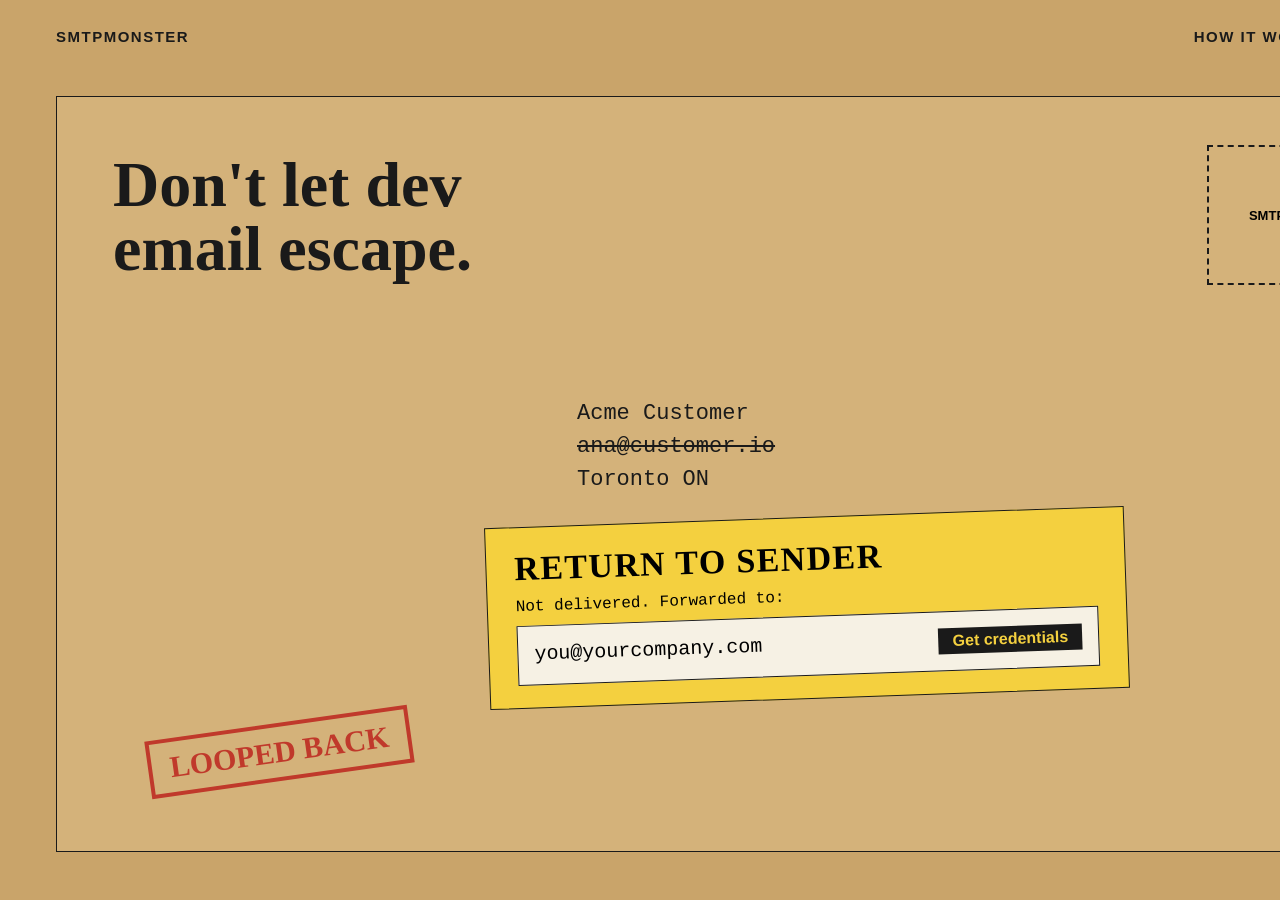
<file: .impeccable/decision/pick.html>
<!doctype html><html><head><meta charset="utf-8"><style>
*{box-sizing:border-box;margin:0}body{width:1440px;height:900px;background:#c9a46a;font-family:Arial;overflow:hidden;position:relative}
.nav{display:flex;justify-content:space-between;padding:28px 56px;font:700 15px Arial;letter-spacing:.1em;text-transform:uppercase;color:#1a1a1a}
.env{position:absolute;left:56px;right:56px;top:96px;bottom:48px;background:#d4b27a;border:1px solid #1a1a1a;padding:56px}
.stamp{position:absolute;right:56px;top:48px;width:120px;height:140px;border:2px dashed #1a1a1a;display:grid;place-items:center;font:700 13px Arial}
.to{position:absolute;left:520px;top:300px;font:22px/1.5 "Courier New";color:#1a1a1a}
.to s{color:#1a1a1a}
.label{position:absolute;left:430px;top:420px;width:640px;background:#f4d03f;border:1px solid #1a1a1a;padding:22px 28px;transform:rotate(-2deg)}
.label h2{font:900 34px "Arial Black";letter-spacing:.04em}.label p{font:16px "Courier New";margin:10px 0}
.field{background:#f6f1e4;border:1px solid #1a1a1a;padding:16px;font:20px "Courier New";display:flex;justify-content:space-between}
.field b{background:#1a1a1a;color:#f4d03f;padding:4px 14px;font:700 16px Arial}
h1{font:900 64px/1 "Arial Black";max-width:420px;color:#1a1a1a}
.rs{position:absolute;left:90px;bottom:70px;border:4px solid #c0392b;color:#c0392b;font:900 30px "Arial Black";padding:8px 18px;transform:rotate(-8deg)}
</style></head><body>
<div class="nav"><span>SMTPMonster</span><span>How it works &nbsp; Why</span></div>
<div class="env"><h1>Don't let dev email escape.</h1><div class="stamp">SMTP</div>
<div class="to">Acme Customer<br><s>ana@customer.io</s><br>Toronto ON</div>
<div class="label"><h2>RETURN TO SENDER</h2><p>Not delivered. Forwarded to:</p><div class="field">you@yourcompany.com<b>Get credentials</b></div></div>
<div class="rs">LOOPED BACK</div></div>
</body></html>
</file>
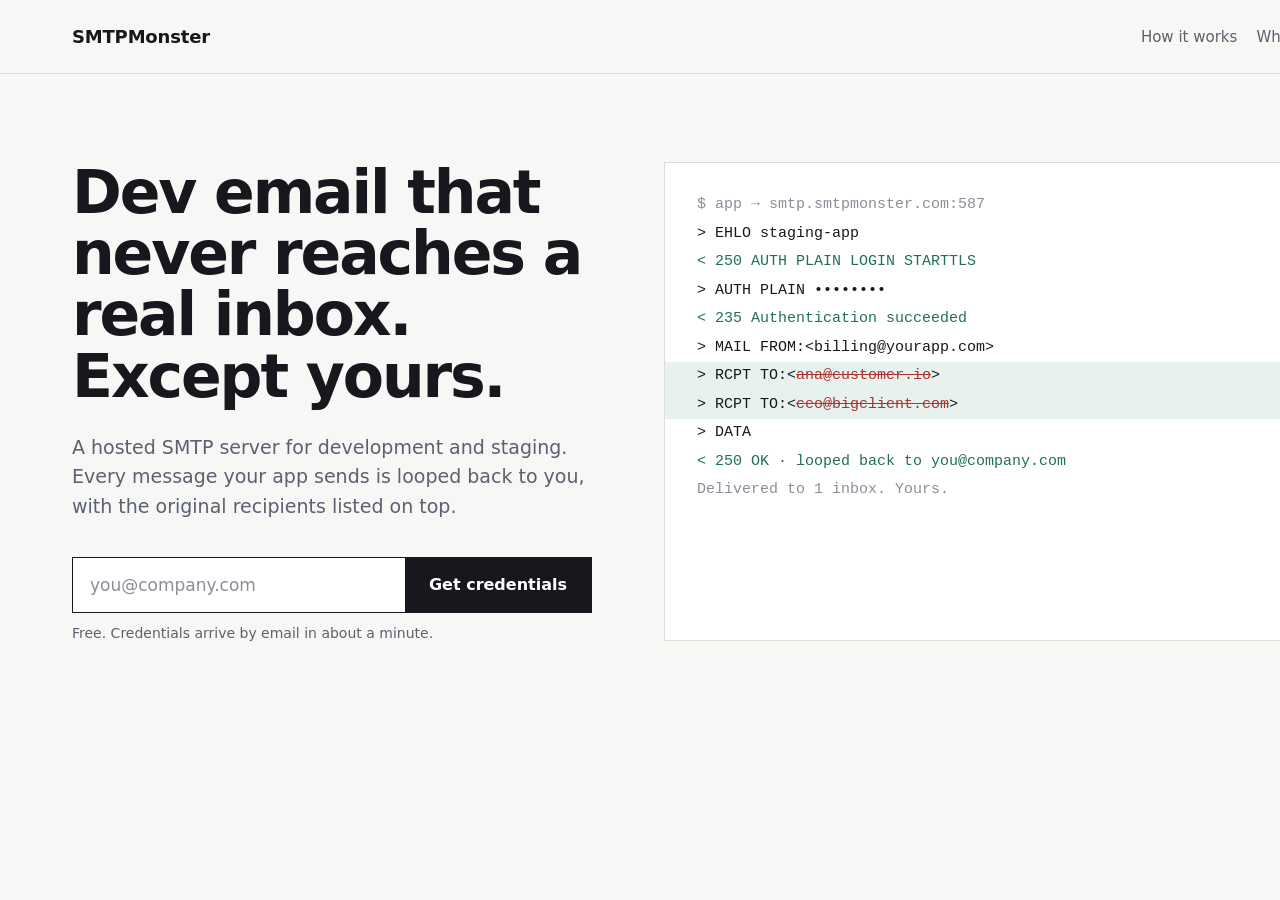
<file: .impeccable/decision/spec.html>
<!doctype html><html><head><meta charset="utf-8"><style>
*{box-sizing:border-box;margin:0}body{width:1440px;height:900px;background:#f7f7f5;color:#16181d;font-family:"Segoe UI",system-ui,sans-serif;overflow:hidden}
.nav{display:flex;justify-content:space-between;align-items:center;padding:26px 72px;border-bottom:1px solid #dcded9;font-size:15px}
.nav b{font-weight:700;letter-spacing:-.01em;font-size:18px}.nav span{color:#5b6170}
.wrap{display:grid;grid-template-columns:520px 1fr;gap:72px;padding:88px 72px}
h1{font-size:60px;line-height:1.02;letter-spacing:-.035em;font-weight:650}
p{font-size:19px;line-height:1.55;color:#5b6170;margin:26px 0 36px}
.f{display:flex;border:1px solid #16181d;background:#fff}.f div{flex:1;padding:17px;color:#8a8f99;font-size:17px}.f b{background:#16181d;color:#fff;padding:17px 24px;font-size:16px}
small{display:block;margin-top:12px;color:#5b6170;font-size:14px}
.t{background:#fff;border:1px solid #dcded9;font:15px/1.9 Consolas,monospace;padding:28px 32px}
.t .c{color:#8a8f99}.t .s{color:#1f6f5c}.t .r{background:#e7f1ed;margin:0 -32px;padding:0 32px}
.t s{color:#a33}.t .lbl{float:right;font:600 12px "Segoe UI";color:#1f6f5c;letter-spacing:.06em;text-transform:uppercase}
</style></head><body>
<div class="nav"><b>SMTPMonster</b><span>How it works &nbsp;&nbsp; Why &nbsp;&nbsp; Support</span></div>
<div class="wrap"><div><h1>Dev email that never reaches a real inbox. Except yours.</h1>
<p>A hosted SMTP server for development and staging. Every message your app sends is looped back to you, with the original recipients listed on top.</p>
<div class="f"><div>you@company.com</div><b>Get credentials</b></div><small>Free. Credentials arrive by email in about a minute.</small></div>
<div class="t">
<div class="c">$ app → smtp.smtpmonster.com:587</div>
<div>&gt; EHLO staging-app</div><div class="s">&lt; 250 AUTH PLAIN LOGIN STARTTLS</div>
<div>&gt; AUTH PLAIN ••••••••</div><div class="s">&lt; 235 Authentication succeeded</div>
<div>&gt; MAIL FROM:&lt;billing@yourapp.com&gt;</div>
<div class="r">&gt; RCPT TO:&lt;<s>ana@customer.io</s>&gt; <span class="lbl">held</span></div>
<div class="r">&gt; RCPT TO:&lt;<s>ceo@bigclient.com</s>&gt; <span class="lbl">held</span></div>
<div>&gt; DATA</div><div class="s">&lt; 250 OK · looped back to you@company.com</div>
<div class="c">Delivered to 1 inbox. Yours.</div></div>
</div></body></html>
</file>
<file: src/assets/css/site.css>
/* SMTPMonster: infrastructure-documentation world. Paper ground, ink, one teal signal, one red strike. */

@font-face {
  font-family: "Schibsted Grotesk";
  font-style: normal;
  font-weight: 400 900;
  font-display: swap;
  src: url("../fonts/schibsted-grotesk-latin.woff2") format("woff2");
}
@font-face {
  font-family: "Gochi Hand";
  font-style: normal;
  font-weight: 400;
  font-display: swap;
  src: url("../fonts/gochi-hand-400-latin.woff2") format("woff2");
}
@font-face {
  font-family: "JetBrains Mono";
  font-style: normal;
  font-weight: 400 800;
  font-display: swap;
  src: url("../fonts/jetbrains-mono-latin.woff2") format("woff2");
}

:root {
  --paper: #f6f6f2;
  --paper-2: #eeeee8;
  --card: #ffffff;
  --ink: #15171c;
  --ink-2: #2a2d35;
  --slate: #555b67;
  --rule: #d9dad3;
  --rule-strong: #b9bbb2;
  --teal: #0c766f;
  --teal-tint: #e3f0ed;
  --strike: #b23a30;
  --on-ink: #ecece6;
  --on-ink-2: #a9adb6;

  --sans: "Schibsted Grotesk", "Segoe UI", system-ui, sans-serif;
  --mono: "JetBrains Mono", ui-monospace, "Cascadia Mono", Consolas, monospace;

  --gutter: clamp(20px, 5vw, 72px);
  --section: clamp(72px, 11vw, 144px);
  --ease: cubic-bezier(0.16, 1, 0.3, 1);
}

*,
*::before,
*::after {
  box-sizing: border-box;
}
html {
  scroll-behavior: smooth;
  scroll-padding-top: 88px;
  -webkit-text-size-adjust: 100%;
}
body {
  margin: 0;
  background: var(--paper);
  color: var(--ink);
  font: 400 17px/1.6 var(--sans);
  font-kerning: normal;
  -webkit-font-smoothing: antialiased;
  text-rendering: optimizeLegibility;
}
h1,
h2,
h3,
p,
dl,
dd,
ol,
ul,
figure,
pre {
  margin: 0;
}
ol,
ul {
  padding: 0;
  list-style: none;
}
img,
svg {
  display: block;
}
a {
  color: inherit;
  text-underline-offset: 0.22em;
  text-decoration-thickness: 1px;
}
::selection {
  background: var(--teal);
  color: #fff;
}
:focus-visible {
  outline: 2px solid var(--teal);
  outline-offset: 3px;
}
html {
  scrollbar-color: var(--rule-strong) var(--paper);
}

.wrap {
  width: 100%;
  max-width: 1296px;
  margin-inline: auto;
  padding-inline: var(--gutter);
}
.visually-hidden {
  position: absolute !important;
  width: 1px;
  height: 1px;
  overflow: hidden;
  clip: rect(0 0 0 0);
  white-space: nowrap;
}
.skip {
  position: absolute;
  left: 12px;
  top: -60px;
  z-index: 20;
  background: var(--ink);
  color: #fff;
  padding: 10px 14px;
}
.skip:focus {
  top: 12px;
}

/* ---------- Nav ---------- */
.top {
  position: sticky;
  top: 0;
  z-index: 10;
  background: color-mix(in srgb, var(--paper) 92%, transparent);
  backdrop-filter: saturate(1.4) blur(10px);
  border-bottom: 1px solid var(--rule);
}
.nav {
  display: flex;
  align-items: center;
  gap: 40px;
  height: 68px;
}
.brand {
  display: flex;
  align-items: center;
  gap: 10px;
  text-decoration: none;
  font-weight: 700;
  font-size: 19px;
  letter-spacing: -0.02em;
}
.brand img {
  width: 36px;
  height: 36px;
  transition: transform 0.5s var(--ease);
}
.brand:hover img {
  transform: rotate(-8deg) scale(1.06);
}
.nav-links {
  display: flex;
  gap: 28px;
  margin-left: auto;
  font-size: 15px;
}
.nav-links a {
  text-decoration: none;
  color: var(--slate);
  transition: color 0.2s;
}
.nav-links a:hover {
  color: var(--ink);
}
.nav-cta {
  font-size: 15px;
  font-weight: 600;
  text-decoration: none;
  background: var(--ink);
  color: #fff;
  padding: 9px 16px;
  transition: background 0.2s;
}
.nav-cta:hover {
  background: var(--teal);
}

/* ---------- Hero ---------- */
.hero {
  display: grid;
  grid-template-columns: minmax(0, 5fr) minmax(0, 6fr);
  gap: clamp(40px, 6vw, 96px);
  align-items: center;
  padding-top: clamp(48px, 7vw, 96px);
  padding-bottom: var(--section);
}
.hero h1 {
  font-size: clamp(40px, 5.2vw, 68px);
  line-height: 1.02;
  letter-spacing: -0.038em;
  font-weight: 700;
  text-wrap: balance;
}
.lede {
  margin-top: 28px;
  font-size: clamp(17px, 1.4vw, 19px);
  color: var(--slate);
  max-width: 34em;
}

/* Sign-up (ids and classes are signup.js's contract) */
.signup {
  margin-top: 36px;
  max-width: 520px;
}
.signup-form {
  display: flex;
  border: 1px solid var(--ink);
  background: var(--card);
  transition: box-shadow 0.2s;
}
/* Honeypot (see index.html). Off-screen rather than display:none, which some bots skip. */
.signup-hp {
  position: absolute;
  left: -10000px;
  width: 1px;
  height: 1px;
  overflow: hidden;
  clip: rect(0 0 0 0);
}
.signup-form:focus-within {
  box-shadow: 0 0 0 3px var(--teal-tint), 0 0 0 4px var(--teal);
}
.signup-form input {
  flex: 1;
  min-width: 0;
  border: 0;
  background: transparent;
  padding: 17px 18px;
  font: 400 17px var(--sans);
  color: var(--ink);
  caret-color: var(--teal);
}
.signup-form input::placeholder {
  color: #6e7480;
}
.signup-form input:focus {
  outline: none;
}
.signup-form button,
.btn-dark,
.btn-light {
  font: 600 16px var(--sans);
  border: 0;
  cursor: pointer;
  text-decoration: none;
  padding: 0 24px;
  display: inline-flex;
  align-items: center;
  justify-content: center;
  transition: background 0.2s, color 0.2s;
}
.signup-form button {
  background: var(--ink);
  color: #fff;
  white-space: nowrap;
}
.signup-form button:hover,
.btn-dark:hover {
  background: var(--teal);
}
.signup-form button[disabled] {
  background: var(--slate);
  cursor: progress;
}
.signup-note,
.signup-status {
  margin-top: 12px;
  font-size: 14px;
  color: var(--slate);
}
.signup-status.is-error {
  color: var(--strike);
}
.signup-status.is-error::before {
  content: "";
  display: inline-block;
  width: 8px;
  height: 8px;
  margin-right: 8px;
  background: var(--strike);
  vertical-align: 1px;
}
.signup-sent {
  display: flex;
  gap: 16px;
  padding: 20px 22px;
  background: var(--teal-tint);
  border: 1px solid var(--teal);
}
.signup-sent[hidden] {
  display: none;
}
.signup-sent:focus {
  outline: none;
}
.signup-sent-icon {
  flex: none;
  width: 28px;
  height: 28px;
  fill: none;
  stroke: var(--teal);
  stroke-width: 1.6;
  stroke-linejoin: round;
}
.signup-sent-title {
  font-size: 19px;
  letter-spacing: -0.01em;
  margin-bottom: 4px;
}
.signup-sent p {
  font-size: 15px;
  color: var(--ink-2);
}
.signup-again {
  margin-top: 10px;
  padding: 0;
  border: 0;
  background: none;
  font: 600 14px var(--sans);
  color: var(--teal);
  text-decoration: underline;
  text-underline-offset: 0.22em;
  cursor: pointer;
}

/* The SMTP session */
.session {
  background: var(--ink);
  color: var(--on-ink);
  font: 400 14px/1.85 var(--mono);
  font-variant-ligatures: none;
}
.session-bar {
  display: flex;
  justify-content: space-between;
  gap: 16px;
  padding: 12px 20px;
  border-bottom: 1px solid #2c3038;
  font-size: 12.5px;
  color: var(--on-ink-2);
}
.session-tag {
  white-space: nowrap;
}
.session-lines {
  padding: 18px 20px 6px;
  counter-reset: l;
}
.session-lines li {
  position: relative;
  padding-left: 30px;
  overflow-wrap: anywhere;
}
.session-lines li::before {
  position: absolute;
  left: 0;
  color: #6b7080;
}
.session-lines .c::before {
  content: ">";
}
.session-lines .s::before {
  content: "<";
}
.session-lines .s {
  color: #8fd3c4;
}
.session-lines .held {
  display: flex;
  justify-content: space-between;
  gap: 12px;
  background: rgba(178, 58, 48, 0.16);
  margin-inline: -20px;
  padding-inline: 50px 20px;
}
.session-lines .held::before {
  left: 20px;
}
.session-lines del {
  text-decoration-color: #e46a5f;
  text-decoration-thickness: 1.5px;
  color: #c9ccd3;
}
.flag {
  flex: none;
  align-self: center;
  font: 600 11px/1 var(--sans);
  letter-spacing: 0.08em;
  text-transform: uppercase;
  color: #ff9a8f;
  border: 1px solid currentColor;
  padding: 4px 6px 3px;
}
.session-lines .loop {
  margin-top: 10px;
  margin-inline: -20px;
  padding-inline: 50px 20px;
  background: rgba(64, 196, 170, 0.14);
  color: #b6eee0;
}
.session-lines .loop::before {
  content: "↩";
  left: 20px;
  color: #5fd6bd;
}
.session-foot {
  padding: 12px 20px 16px;
  margin-top: 12px;
  border-top: 1px solid #2c3038;
  font-family: var(--sans);
  font-size: 15px;
  color: var(--on-ink-2);
}
.session-foot strong {
  color: #fff;
}

/* Session plays once: only when JS opts in, never hiding content by default */
.js-anim .session-lines li,
.js-anim .session-foot {
  opacity: 0;
  transform: translateY(4px);
  filter: blur(2px);
}
.js-anim .session.is-playing .session-lines li,
.js-anim .session.is-playing .session-foot {
  animation: line-in 0.5s var(--ease) forwards;
  animation-delay: calc(var(--i, 0) * 120ms + 150ms);
}
@keyframes line-in {
  to {
    opacity: 1;
    transform: none;
    filter: none;
  }
}

/* ---------- What arrives ---------- */
.arrives {
  background: var(--paper-2);
  border-block: 1px solid var(--rule);
  padding-block: var(--section);
}
.arrives-grid {
  display: grid;
  grid-template-columns: minmax(0, 4fr) minmax(0, 6fr);
  gap: clamp(40px, 6vw, 96px);
  align-items: center;
}
h2 {
  font-size: clamp(30px, 3.4vw, 44px);
  line-height: 1.08;
  letter-spacing: -0.03em;
  font-weight: 700;
  text-wrap: balance;
}
.arrives-copy p {
  margin-top: 20px;
  color: var(--slate);
  max-width: 36em;
}
.mail {
  background: var(--card);
  border: 1px solid var(--rule-strong);
  box-shadow: 0 24px 48px -24px rgba(21, 23, 28, 0.25);
}
.mail-head {
  display: flex;
  gap: 14px;
  align-items: flex-start;
  padding: 22px 28px 18px;
  border-bottom: 1px solid var(--rule);
}
.mail-head > div {
  flex: 1;
  min-width: 0;
}
.mail-avatar {
  flex: none;
  width: 40px;
  height: 40px;
  background: var(--paper-2);
  border-radius: 50%;
  padding: 3px;
}
.mail-subject {
  font-size: 22px;
  font-weight: 600;
  letter-spacing: -0.015em;
}
.mail-meta {
  margin-top: 6px;
  display: flex;
  flex-wrap: wrap;
  justify-content: space-between;
  gap: 4px 16px;
  font-size: 14px;
  color: var(--slate);
}
.mail-notice {
  margin: 22px 28px 0;
  padding: 16px 18px;
  background: var(--teal-tint);
  border: 1px solid #b4d6cf;
  font-size: 14.5px;
}
.mail-notice dl {
  margin-top: 10px;
  display: grid;
  grid-template-columns: auto 1fr;
  gap: 2px 18px;
  font: 400 13.5px/1.7 var(--mono);
}
.mail-notice dt {
  color: var(--teal);
  font-weight: 600;
}
.mail-body {
  padding: 22px 28px 28px;
  color: var(--ink-2);
  font-size: 15px;
}
.mail-h {
  font-size: 17px;
  font-weight: 600;
  color: var(--ink);
  margin-bottom: 6px;
}

/* ---------- Section heads ---------- */
.section-head {
  display: grid;
  grid-template-columns: minmax(0, 5fr) minmax(0, 6fr);
  gap: clamp(24px, 6vw, 96px);
  align-items: end;
  padding-bottom: 32px;
  border-bottom: 1px solid var(--ink);
}
.section-head p {
  color: var(--slate);
  font-size: 18px;
}

/* ---------- How ---------- */
.how {
  padding-block: var(--section);
}
.steps {
  counter-reset: step;
}
.step {
  counter-increment: step;
  display: grid;
  grid-template-columns: 56px minmax(0, 5fr) minmax(0, 6fr);
  gap: 0 clamp(24px, 4vw, 64px);
  padding-block: 40px;
  border-bottom: 1px solid var(--rule);
  align-items: start;
}
.step::before {
  content: counter(step);
  font: 500 15px/1.9 var(--mono);
  color: var(--teal);
}
.step h3 {
  font-size: 22px;
  letter-spacing: -0.02em;
  font-weight: 650;
  line-height: 1.3;
}
.step-text p {
  margin-top: 8px;
  color: var(--slate);
  max-width: 34em;
}
.step-aside {
  justify-self: stretch;
}
.link {
  color: var(--teal);
  font-weight: 600;
  align-self: center;
}
.creds {
  table-layout: fixed;
  border-collapse: collapse;
  width: 100%;
  font: 400 14px/1.5 var(--mono);
  background: var(--card);
  border: 1px solid var(--rule-strong);
}
.creds th,
.creds td {
  text-align: left;
  padding: 10px 16px;
  border-bottom: 1px solid var(--rule);
  overflow-wrap: anywhere;
}
.creds tr:last-child th,
.creds tr:last-child td {
  border-bottom: 0;
}
.creds th {
  font: 500 14px var(--sans);
  color: var(--slate);
  width: 104px;
  white-space: nowrap;
}
.creds-label {
  width: 104px;
}
.creds td.muted {
  color: var(--slate);
  font-style: italic;
}
.code {
  background: var(--ink);
  color: var(--on-ink);
  padding: 18px 20px;
  font: 400 14px/1.8 var(--mono);
  font-variant-ligatures: none;
  overflow-x: auto;
}
.code .k {
  color: #8fd3c4;
}
.code .m {
  color: var(--on-ink-2);
}
.inbox {
  background: var(--card);
  border: 1px solid var(--rule-strong);
  font-size: 14px;
}
.inbox li {
  display: grid;
  grid-template-columns: 104px minmax(0, 1fr) auto;
  gap: 16px;
  padding: 11px 16px;
  border-bottom: 1px solid var(--rule);
}
.inbox li:last-child {
  border-bottom: 0;
}
.inbox .from {
  font-weight: 600;
}
.inbox .subj {
  overflow: hidden;
  text-overflow: ellipsis;
  white-space: nowrap;
}
.inbox .was {
  color: var(--slate);
}

/* ---------- Why ---------- */
.why {
  padding-block: 0 var(--section);
}
.reasons {
  display: grid;
  grid-template-columns: 1fr 1fr;
}
.reason {
  padding: 36px 48px 36px 0;
  border-bottom: 1px solid var(--rule);
}
.reason:nth-child(even) {
  padding: 36px 0 36px 48px;
  border-left: 1px solid var(--rule);
}
.reason dt {
  font-size: 22px;
  font-weight: 650;
  letter-spacing: -0.02em;
  line-height: 1.3;
}
.reason dd {
  margin-top: 10px;
  color: var(--slate);
  max-width: 32em;
}

/* ---------- LogMonster ---------- */
.lm {
  background: var(--ink);
  color: var(--on-ink);
  padding-block: var(--section);
}
.lm-grid {
  display: grid;
  grid-template-columns: minmax(0, 5fr) minmax(0, 6fr);
  gap: clamp(40px, 6vw, 96px);
  align-items: start;
}
.lm h2 {
  color: #fff;
}
.lm-copy p {
  margin-top: 20px;
  color: var(--on-ink-2);
  max-width: 34em;
}
.lm-copy a:not(.btn-light) {
  color: #fff;
}
.lm-how {
  font-size: 15px;
}
.lm-how strong {
  color: var(--on-ink);
  font-weight: 600;
}
.btn-light {
  margin-top: 32px;
  background: #fff;
  color: var(--ink);
  height: 50px;
}
.btn-light:hover {
  background: #8fd3c4;
}
.lm-list {
  border-top: 1px solid #3a3e47;
}
.lm-list li {
  display: grid;
  grid-template-columns: minmax(0, 5fr) minmax(0, 6fr);
  gap: 24px;
  padding-block: 22px;
  border-bottom: 1px solid #3a3e47;
}
.lm-list h3 {
  font-size: 17px;
  font-weight: 600;
  color: #fff;
  letter-spacing: -0.01em;
}
.lm-list p {
  color: var(--on-ink-2);
  font-size: 15.5px;
}

/* ---------- Close ---------- */
.close {
  display: grid;
  grid-template-columns: auto 1fr auto;
  gap: clamp(24px, 4vw, 56px);
  align-items: center;
  padding-block: var(--section);
}
.close-mark {
  width: 96px;
  height: 96px;
}
.close p {
  margin-top: 10px;
  color: var(--slate);
}
.close p a {
  color: var(--teal);
  font-weight: 600;
}
.btn-dark {
  background: var(--ink);
  color: #fff;
  height: 54px;
  padding: 0 28px;
}

/* ---------- Footer ---------- */
.foot {
  border-top: 1px solid var(--rule);
  padding-block: 36px;
  font-size: 14px;
  color: var(--slate);
}
.foot-grid {
  display: flex;
  flex-wrap: wrap;
  align-items: center;
  gap: 16px 40px;
}
.foot-brand {
  display: flex;
  align-items: center;
  gap: 12px;
  margin-right: auto;
}
.foot-links {
  display: flex;
  flex-wrap: wrap;
  gap: 8px 24px;
}
.foot-links a {
  text-decoration: none;
}
.foot-links a:hover {
  color: var(--ink);
  text-decoration: underline;
}

/* ---------- Responsive ---------- */
@media (max-width: 960px) {
  .hero,
  .arrives-grid,
  .lm-grid,
  .section-head {
    grid-template-columns: minmax(0, 1fr);
  }
  .step {
    grid-template-columns: 32px minmax(0, 1fr);
    gap: 20px 16px;
  }
  .step-aside {
    grid-column: 2;
  }
  .nav-links {
    display: none;
  }
  .nav-cta {
    margin-left: auto;
    white-space: nowrap;
  }
  .nav {
    gap: 16px;
  }
}
@media (max-width: 640px) {
  body {
    font-size: 16px;
  }
  .hero {
    padding-top: 28px;
  }
  .hero h1 {
    font-size: 36px;
  }
  .lede {
    margin-top: 16px;
    font-size: 16px;
  }
  .signup {
    margin-top: 24px;
  }
  .signup-form input {
    padding: 15px 14px;
    font-size: 16px;
  }
  .signup-form button {
    padding: 0 16px;
    font-size: 15px;
  }
  .session {
    font-size: 12.5px;
    margin-inline: calc(var(--gutter) * -1);
  }
  .bar-from {
    display: none;
  }
  .code {
    font-size: 12.5px;
    padding: 16px;
  }
  .inbox li {
    grid-template-columns: minmax(0, 1fr);
    gap: 0;
  }
  .inbox .from {
    display: none;
  }
  .reasons {
    grid-template-columns: 1fr;
  }
  .reason,
  .reason:nth-child(even) {
    padding: 28px 0;
    border-left: 0;
  }
  .lm-list li {
    grid-template-columns: 1fr;
    gap: 4px;
  }
  .close {
    grid-template-columns: 1fr;
  }
  .creds th,
  .creds td {
    padding: 9px 12px;
    font-size: 12.5px;
  }
  .creds-label {
    width: 76px;
  }
  .step-aside.creds,
  .step-aside.code,
  .step-aside.inbox {
    grid-column: 1 / -1;
  }
  .close-mark {
    width: 72px;
    height: 72px;
  }
  .btn-dark {
    justify-self: start;
  }
  .mail-head,
  .mail-body {
    padding-inline: 20px;
  }
  .mail-notice {
    margin-inline: 20px;
  }
}

@media (max-width: 359px) {
  .signup-form {
    flex-direction: column;
  }
  .signup-form button {
    height: 50px;
  }
}

@media (prefers-reduced-motion: reduce) {
  html {
    scroll-behavior: auto;
  }
  .js-anim .session-lines li,
  .js-anim .session-foot {
    opacity: 1;
    transform: none;
    filter: none;
    animation: none !important;
  }
}

/* ---------- Crayon insertion: "Dev ^ email" with "and Staging" written above ---------- */
.defs {
  position: absolute;
  width: 0;
  height: 0;
  overflow: hidden;
}
.hero h1 {
  padding-top: 0.8em;
}
.insert {
  position: relative;
  display: inline-block;
  width: 0;
  height: 1em;
  vertical-align: baseline;
}
.insert-mark {
  position: absolute;
  left: 0.12em;
  bottom: 0.76em;
  width: 0;
  height: 0;
  color: #0e8c83;
  filter: url(#crayon);
  pointer-events: none;
}
.insert-text {
  position: absolute;
  bottom: 0.44em;
  left: 0;
  transform: translateX(-44%) rotate(-4deg);
  transform-origin: 50% 100%;
  font: 400 0.56em/1 "Gochi Hand", "Segoe Print", cursive;
  letter-spacing: 0.01em;
  white-space: nowrap;
}
.insert-caret {
  position: absolute;
  left: -0.2em;
  top: -0.4em;
  width: 0.4em;
  height: 0.4em;
  overflow: visible;
  fill: none;
  stroke: currentColor;
  stroke-width: 4.5;
  stroke-linecap: round;
  stroke-linejoin: round;
}

/* Written in once, after the headline settles (JS opts in; visible by default) */
.js-anim .insert-text {
  clip-path: inset(-20% 100% -20% -5%);
  animation: write-in 0.9s cubic-bezier(0.5, 0, 0.2, 1) 0.7s forwards;
}
.js-anim .insert-caret path {
  stroke-dasharray: 60;
  stroke-dashoffset: 60;
  animation: draw-in 0.35s ease-out 0.35s forwards;
}
@keyframes write-in {
  to {
    clip-path: inset(-20% -5% -20% -5%);
  }
}
@keyframes draw-in {
  to {
    stroke-dashoffset: 0;
  }
}
@media (prefers-reduced-motion: reduce) {
  .js-anim .insert-text,
  .js-anim .insert-caret path {
    animation: none !important;
    clip-path: none;
    stroke-dashoffset: 0;
  }
}

.mail-attach {
  margin-top: 22px;
  display: inline-flex;
  align-items: center;
  gap: 10px;
  padding: 10px 14px;
  border: 1px solid var(--rule);
  background: var(--paper);
  font-size: 14px;
  color: var(--ink);
}
.mail-attach svg {
  width: 18px;
  height: 18px;
  fill: none;
  stroke: var(--teal);
  stroke-width: 1.6;
  stroke-linejoin: round;
}
.mail-attach-size {
  color: var(--slate);
  font: 400 13px var(--mono);
}

.mail-body p + p {
  margin-top: 12px;
}
.mail-link {
  color: var(--teal);
  text-decoration: underline;
  text-underline-offset: 0.22em;
}
.mail-sign {
  color: var(--ink-2);
}
.mail-attach {
  display: flex;
  width: fit-content;
}
</file>
